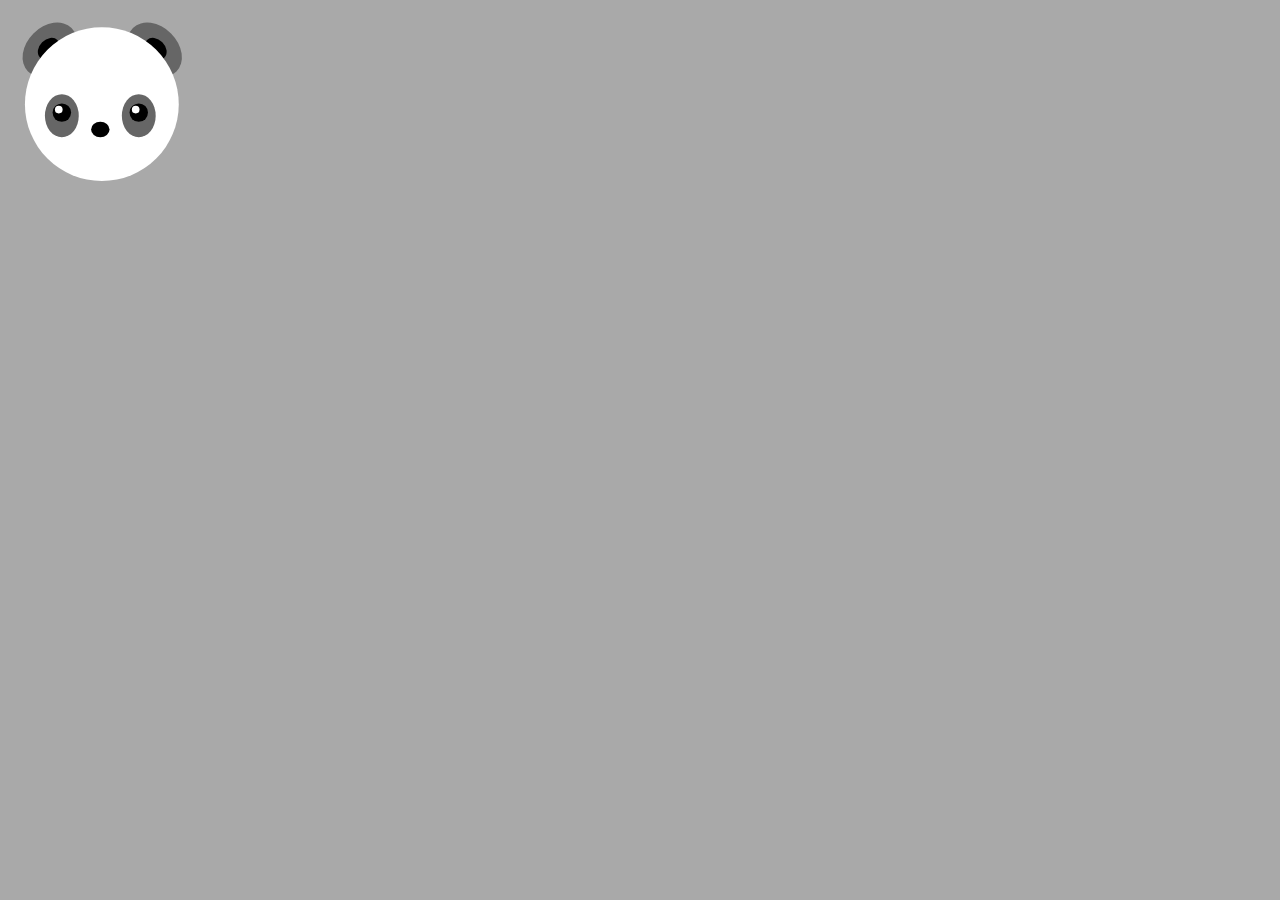
<file: 1/index.html>
<!DOCTYPE html>
<html lang="en">
<head>
    <meta charset="UTF-8">
    <meta http-equiv="X-UA-Compatible" content="IE=edge">
    <meta name="viewport" content="width=device-width, initial-scale=1.0">
    <title>Panda</title>
    <style>
        body{
            background-color: darkgray;
        }
        svg {
            width: 200px;
        }
    </style>
</head>
<body>
    <svg viewbox="0 0 260 260">
        <g fill="#666666">
            <ellipse rx="40" ry="30" cx="55" cy="54" transform="rotate(-45,55,55)"/>
            <ellipse rx="40" ry="30" cx="190" cy="54" transform="rotate(45,190,55)"/>
        </g>
        <g fill="black">
            <ellipse rx="16" ry="12" cx="55" cy="52" transform="rotate(-45,55,55)"/>
            <ellipse rx="16" ry="12" cx="190" cy="52" transform="rotate(45,190,55)"/>
        </g>
        <circle r="100" cx="122" cy="125" fill="white"/>
        <g fill="#666666">
            <ellipse rx="22" ry="28" cx="70" cy="140"/>
            <ellipse rx="22" ry="28" cx="170" cy="140"/>
        </g>
        <g fill="black">
            <circle r="12" cx="70" cy="136"/>
            <circle r="12" cx="170" cy="136"/>
        </g>
        <g fill="white">
            <circle r="5" cx="66" cy="132"/>
            <circle r="5" cx="166" cy="132"/>
        </g>
        <ellipse rx="12" ry="10" cx="120" cy="158" fill="black"/>
    </svg>
    
</body>
</html>
</file>
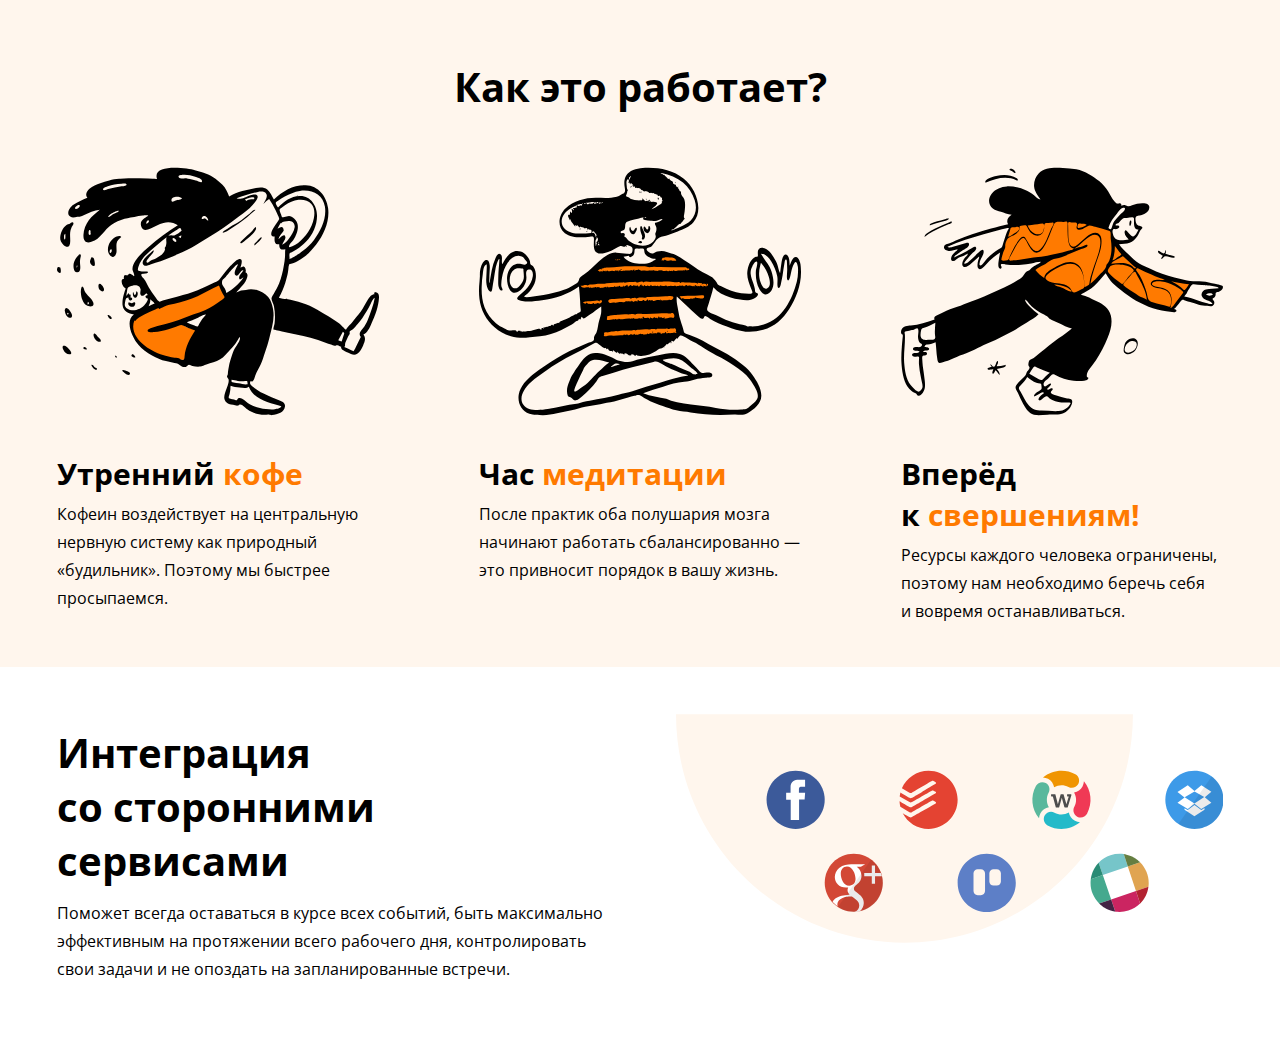
<file: 2/index.html>
<!DOCTYPE html>
<html lang="ru">
<head>
  <meta charset="UTF-8">
  <meta name="viewport" content="width=device-width, initial-scale=1.0">
  <title>SVG</title>
  <link href="https://fonts.googleapis.com/css2?family=Open+Sans:wght@400;700&family=Roboto:wght@400;700&display=swap" rel="stylesheet">
  <link rel="stylesheet" href="css/normalize.css">
  <link rel="stylesheet" href="css/style.css">
</head>
<body>
  <main class="main">
    <section class="how__work">
      <div class="container">
        <h2 class="how__work-title">
          Как это работает?
        </h2>
        <div class="how__work-items">
          <div class="how__work-item">
            <svg class="how__work-item--icon" xmlns="http://www.w3.org/2000/svg">
              <use xlink:href="img/icons.svg#morning-coffee"></use>
            </svg>
            <h3 class="how__work-item--title">Утренний <span class="orange-text">кофе</span></h3>
            <p class="how__work-item--descr">
              Кофеин воздействует на&nbsp;центральную нервную систему как природный &laquo;будильник&raquo;. Поэтому мы&nbsp;быстрее просыпаемся.
            </p>
          </div>
          <div class="how__work-item">
            <svg class="how__work-item--icon" xmlns="http://www.w3.org/2000/svg">
              <use xlink:href="img/icons.svg#meditation-hour"></use>
            </svg>
            <h3 class="how__work-item--title">
              Час <span class="orange-text">медитации</span>
            </h3>
            <p class="how__work-item--descr">
              После практик оба полушария мозга начинают работать сбалансированно&nbsp;&mdash; это привносит порядок в&nbsp;вашу жизнь.
            </p>
          </div>
          <div class="how__work-item">
            <svg class="how__work-item--icon" xmlns="http://www.w3.org/2000/svg">
              <use xlink:href="img/icons.svg#motivation"></use>
            </svg>
            <h3 class="how__work-item--title">
              Вперёд к&nbsp;<span class="orange-text">свершениям!</span>
            </h3>
            <p class="how__work-item--descr">
              Ресурсы каждого человека ограничены, поэтому нам необходимо беречь себя и&nbsp;вовремя останавливаться.
            </p>
          </div>
        </div>
      </div>
    </section>
    <section class="services-integration">
      <div class="container">
        <div class="services-integration__wrapper">
          <div class="services-integration__text">
            <h2 class="services-integration__title">
              Интеграция со&nbsp;сторонними сервисами
            </h2>
            <p class="services-integration__descr">
              Поможет всегда оставаться в&nbsp;курсе всех событий, быть максимально эффективным на&nbsp;протяжении всего рабочего дня, контролировать свои задачи и&nbsp;не&nbsp;опоздать на&nbsp;запланированные встречи.
            </p>
          </div>
          <div class="services-integration__socials">
            <svg class="how__work-item--icon" xmlns="http://www.w3.org/2000/svg">
              <use xlink:href="img/icons.svg#socials"></use>
            </svg>
          </div>
        </div>
      </div>
    </section>
  </main>
</body>
</html>
</file>
<file: 2/css/style.css>
body {
  box-sizing: border-box;
  font-family: 'Open Sans', sans-serif;
}

*,
*::before,
*::after {
  box-sizing: inherit;
}

.container {
  margin: 0 auto;
  padding: 0 57px;
  max-width: 1440px;
}

/* how-it-works */

.orange-text {
  color: #ff7a00;
}

.how__work-title,
.services-integration__title {
  margin: 0;
  font-weight: 700;
  font-size: 40px;
  line-height: 54px;
  color: #000;
}

.how__work-item--title {
  margin: 0;
  font-weight: 700;
  font-size: 30px;
  line-height: 41px;
  color: #000;
}

.how__work-item--descr,
.services-integration__descr {
  margin: 0;
  font-weight: 400;
  font-size: 16px;
  line-height: 28px;
  color: #000;
}

.how__work {
  margin-bottom: 24px;
  padding: 60px 0 42px;
  background-color: #fff6ed;
}

.how__work-title {
  margin-bottom: 40px;
  text-align: center;
}

.how__work-items {
  display: flex;
  justify-content: space-between;
  align-items: flex-start;
}

.how__work-item {
  width: 375px;
  margin-right: 100px;
}

.how__work-item:last-child {
  margin: 0;
}

.how__work-item--icon {
  width: 100%;
  height: 275px;
  margin-bottom: 21px;
}

.how__work-item--title {
  margin-bottom: 6px;
}

/* services-integration */

.services-integration__wrapper {
  display: flex;
  justify-content: space-between;
  align-items: flex-start;
}

.services-integration__text,
.services-integration__socials {
  width: calc((100% - 71px) / 2);
}

.services-integration__text {
  margin-right: 71px;
  padding-top: 35px;
}

.services-integration__title {
  margin-bottom: 11px;
}

.services-integration__descr {
  margin-bottom: 60px;
}
</file>
